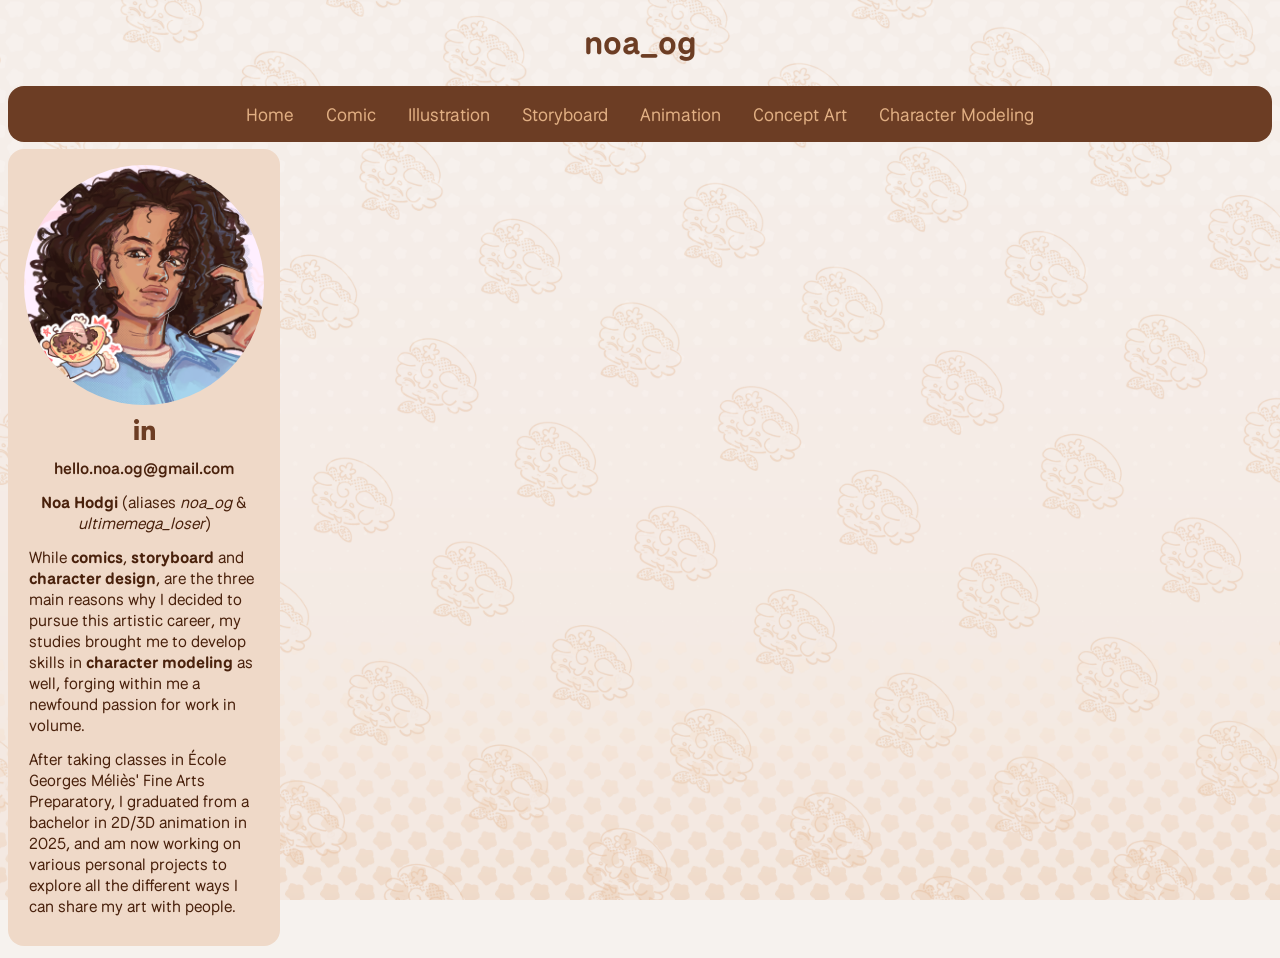
<file: index.html>
<!DOCTYPE html>
<html>
<head>
    <title>noa_og's portfolio</title>
    <link rel="icon" type="image/x-icon" href="images/favicon_l03.png">
    <link rel="preconnect" href="https://fonts.googleapis.com">
    <link rel="preconnect" href="https://fonts.gstatic.com" crossorigin>
    <link href="https://fonts.googleapis.com/css2?family=National+Park:wght@200..800&display=swap" rel="stylesheet">
    <link rel="stylesheet" href="https://cdnjs.cloudflare.com/ajax/libs/font-awesome/6.5.0/css/all.min.css">
    <link rel="stylesheet" href="style_lbdlight.css">
</head>
<body>

<!--Header-->
<header>
    <!--PC Header-->
    <div class="pc">
        <h1 style="text-align: center;">
            noa_og
        </h1>

        <!--Navbar-->
        <ul class="tab">
            <li>
                <a href="?page=home"
                onclick="navigate(event, 'home')">
                    Home
                </a>
            </li>
            <!--
            <li>
                <a href="?page=projects"
                onclick="navigate(event, 'projects')">
                    Projects
                </a>
            </li>
            -->
            <li>
                <a href="?page=comic"
                onclick="navigate(event, 'comic')">
                    Comic
                </a>
            </li>
            <li>
                <a href="?page=illustration"
                onclick="navigate(event, 'illustration')">
                    Illustration
                </a>
            </li>
            <li>
                <a href="?page=storyboard"
                onclick="navigate(event, 'storyboard')">
                    Storyboard
                </a>
            </li>
            <li>
                <a href="?page=animation"
                onclick="navigate(event, 'animation')">
                    Animation
                </a>
            </li>
            <li>
                <a href="?page=concept"
                onclick="navigate(event, 'concept')">
                    Concept Art
                </a>
            </li>
            <li>
                <a href="?page=modeling"
                onclick="navigate(event, 'modeling')">
                    Character Modeling
                </a>
            </li>
        </ul>
    </div>
    
    <!--Mobile Header-->
    <div class="mobile" id="mobile-nav">

        <!--Navbar-->
        <ul class="tab">
            <li>
                <img  src="images/l03_lbd.png">
            </li>
            <li>
                <h1>
                    noa_og
                    <br> <span>Noa Hodgi</span>
                </h1>
            </li>
            <li>
                <i class="collapse fa-solid fa-bars fa-2x"></i>
            </li>       
        </ul>
        <ul class="menu">
            <li>
                <a href="?page=home"
                onclick="navigate(event, 'home')">
                    Home
                </a>
            </li>
            <!--
            <li>
                <a href="?page=projects"
                onclick="navigate(event, 'projects')">
                    Projects
                </a>
            </li>
            -->
            <li>
                <a href="?page=comic"
                onclick="navigate(event, 'comic')">
                    Comic
                </a>
            </li>
            <li>
                <a href="?page=illustration"
                onclick="navigate(event, 'illustration')">
                    Illustration
                </a>
            </li>
            <li>
                <a href="?page=storyboard"
                onclick="navigate(event, 'storyboard')">
                    Storyboard
                </a>
            </li>
            <li>
                <a href="?page=animation"
                onclick="navigate(event, 'animation')">
                    Animation
                </a>
            </li>
            <li>
                <a href="?page=concept"
                onclick="navigate(event, 'concept')">
                    Concept Art
                </a>
            </li>
            <li>
                <a href="?page=modeling"
                onclick="navigate(event, 'modeling')">
                    Character Modeling
                </a>
            </li>
        </ul>

    </div>  

</header>


<div class="flex-container">
    <!--Sidebar-->
    <div class="side">
        <img  src="images/noa_og_portrait.png">
        <ul>
            <li>
                <a href="https://www.linkedin.com/in/noa-og/" target="_blank">
                    <i class="fa-brands fa-linkedin-in fa-xl"></i>
                </a>
            </li>
        </ul>
        <p style="text-align:center; font-weight:600; user-select: all;">
            hello.noa.og@gmail.com
        </p>
        <p style="text-align:center;">
            <b>Noa Hodgi</b> (aliases <i>noa_og</i> & <i>ultimemega_loser</i>)
        </p>
        <p class="desc">
            While <b>comics</b>, <b>storyboard</b> and <b>character design</b>, are the three main reasons why I decided to pursue this artistic career,
            my studies brought me to develop skills in <b>character modeling</b> as well, forging within me a newfound passion for work in
            volume.
        </p>
        <p class="desc">
            After taking classes in École Georges Méliès' Fine Arts Preparatory, I graduated from a bachelor in 2D/3D animation
            in 2025, and am now working on various personal projects to explore all the different ways I can share my art with people.
        </p>

    </div>

    <!--Main Content-->
    <div class="main" id="content">
     
    </div>

</div>

<footer class="pc">
    <p></p>
</footer>

<footer class="mobile">
    <p></p>
</footer>

<script src="script.js"></script>
        
</body>
</html>
</file>
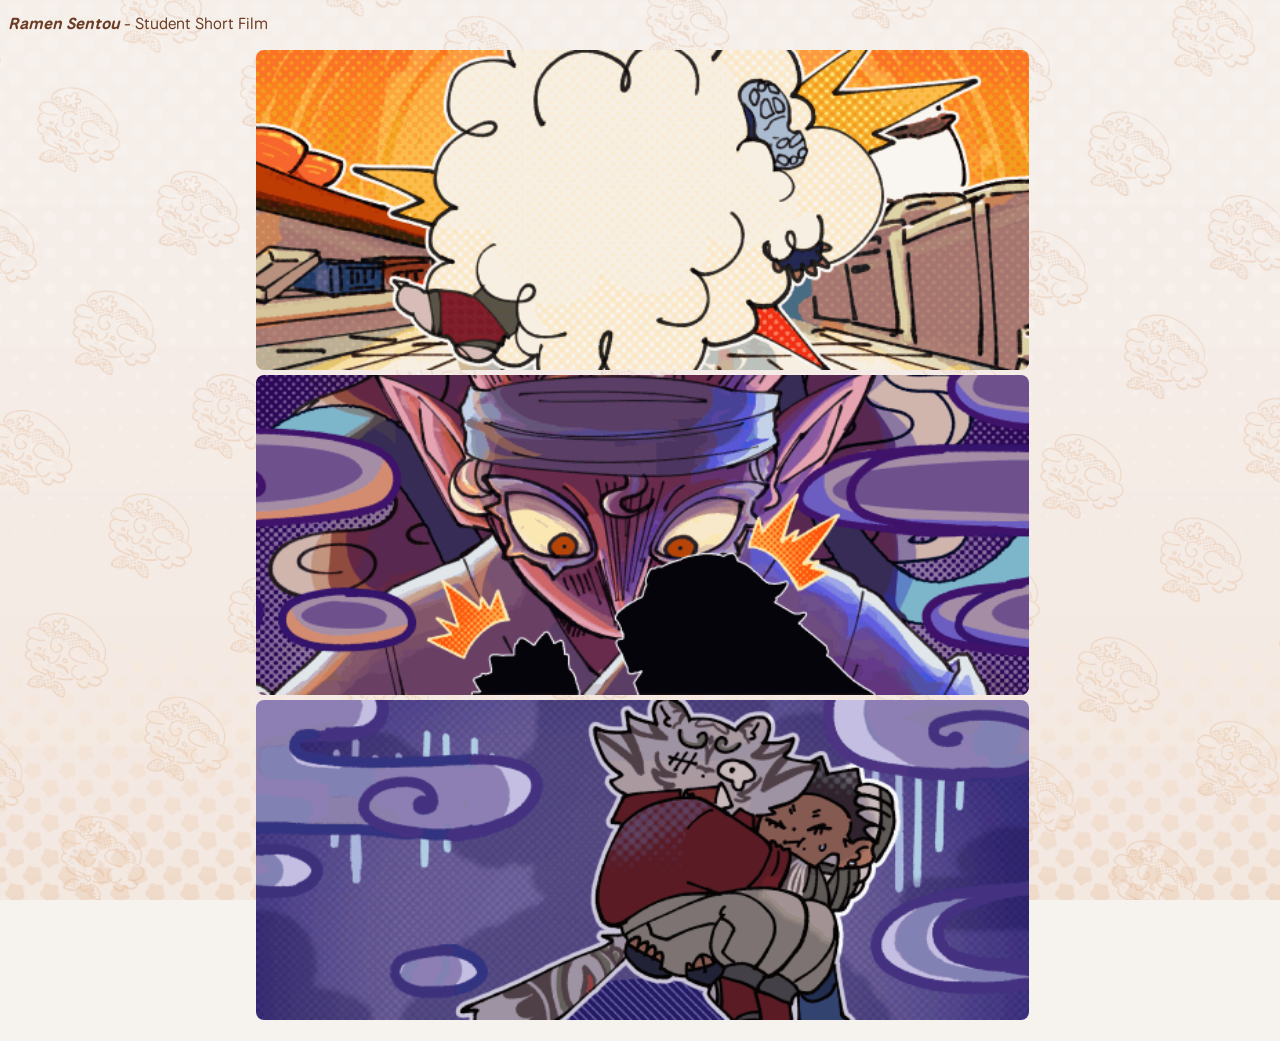
<file: animation.html>
<!DOCTYPE html>
<html>
<head>
    <link rel="preconnect" href="https://fonts.googleapis.com">
    <link rel="preconnect" href="https://fonts.gstatic.com" crossorigin>
    <link href="https://fonts.googleapis.com/css2?family=National+Park:wght@200..800&display=swap" rel="stylesheet">
    <link rel="stylesheet" href="https://cdnjs.cloudflare.com/ajax/libs/font-awesome/6.5.0/css/all.min.css">
    <link rel="stylesheet" href="style_lbdlight.css">
</head>
<body>
    <p><span style="font-style: italic; font-weight: 700;">Ramen Sentou</span>
    - Student Short Film</p>
    <ul class="gallery">
                <li>
                    <img  onclick="openModal('animModal', 'animSlides', 1)"
                    src="images/anim/FERS_Plan037-38_final.gif" />
                </li>
                <li>
                    <img  onclick="openModal('animModal', 'animSlides', 2)"
                    src="images/anim/FERS_Plan048_final.gif" />
                </li>
                <li>
                    <img  onclick="openModal('animModal', 'animSlides', 3)"
                    src="images/anim/FERS_Plan049_final.gif" />
                </li>
            </ul>

            <div id="animModal" class="modal">
                <span class="close cursor" onclick="closeModal(document.getElementById('animModal'))"><i class="fa-solid fa-xmark fa-2x"></i></span>
                <div class="modal-content">

                    <!--Slideshow-->
                    <div class="slideshow mySlides animSlides">
                        <img  
                        src="images/anim/FERS_Plan037-38_final.gif"/>
                    </div>
                    <div class="slideshow mySlides animSlides">
                        <img  
                        src="images/anim/FERS_Plan048_final.gif"/>
                    </div>
                    <div class="slideshow mySlides animSlides">
                        <img  
                        src="images/anim/FERS_Plan049_final.gif" />
                    </div>

                </div>
                <a class="prev" onclick="plusSlides('animSlides', -1)"><i class="fa-solid fa-angle-left fa-2x"></i></a>
                <a class="next" onclick="plusSlides('animSlides', 1)"><i class="fa-solid fa-angle-right fa-2x"></i></a>
            </div>
</body>
</file>
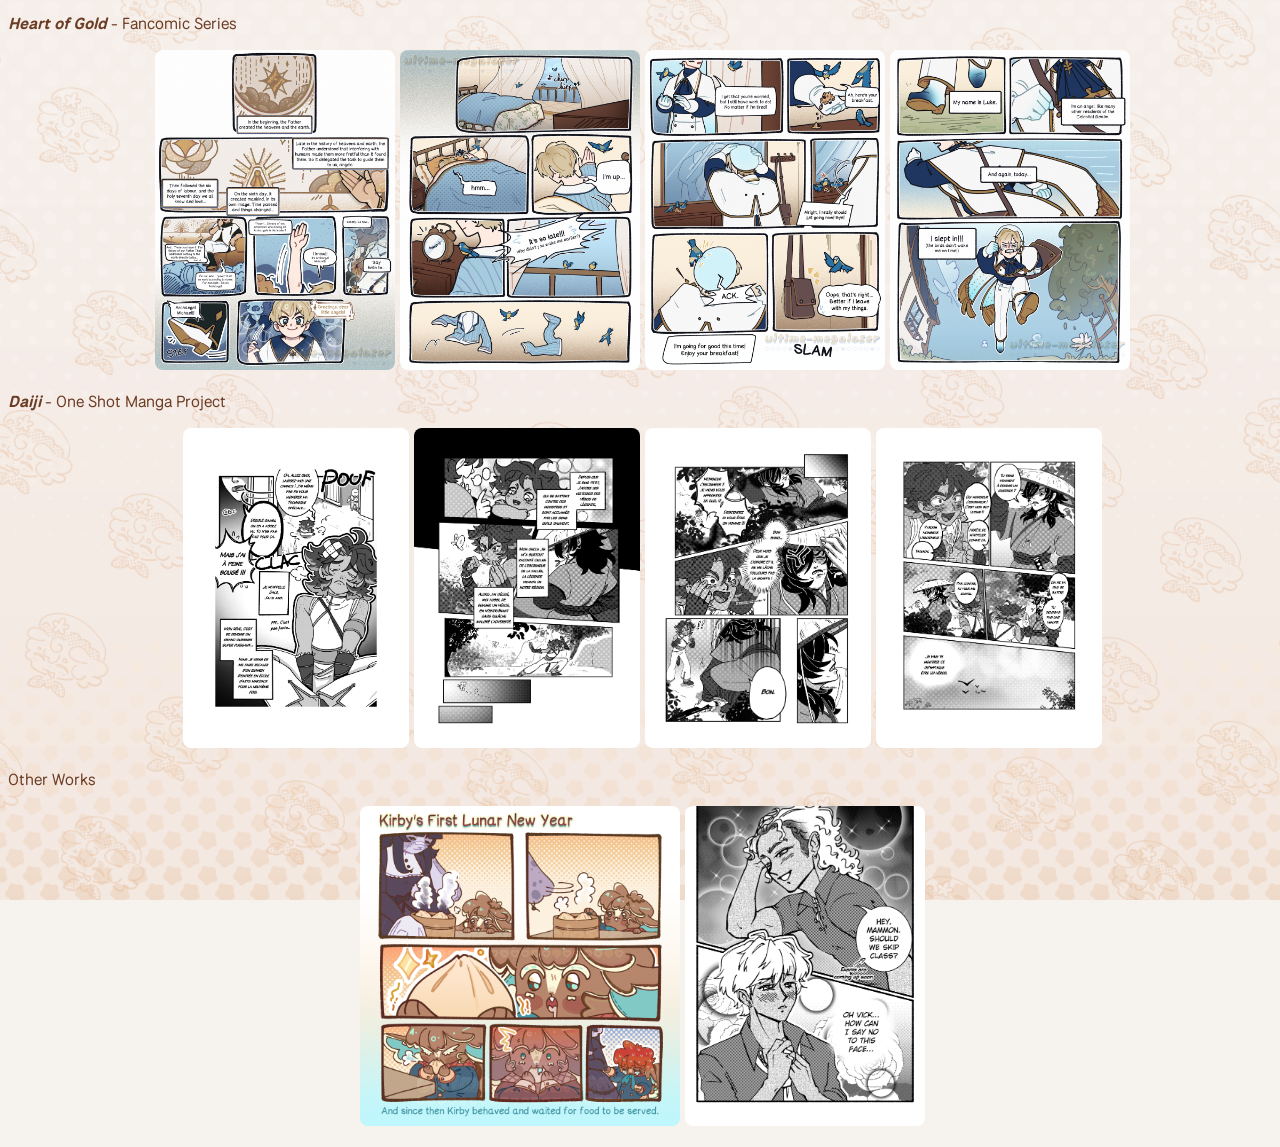
<file: comic.html>
<!DOCTYPE html>
<html>
<head>
    <link rel="preconnect" href="https://fonts.googleapis.com">
    <link rel="preconnect" href="https://fonts.gstatic.com" crossorigin>
    <link href="https://fonts.googleapis.com/css2?family=National+Park:wght@200..800&display=swap" rel="stylesheet">
    <link rel="stylesheet" href="https://cdnjs.cloudflare.com/ajax/libs/font-awesome/6.5.0/css/all.min.css">
    <link rel="stylesheet" href="style_lbdlight.css">
</head>
<body>
    
    <p><span style="font-style: italic; font-weight: 700;">Heart of Gold</span>
        - Fancomic Series</p>
    <ul class="gallery">
        <li>
            <img  onclick="openModal('comicModal', 'comicSlides', 1)"
            src="images/comic/coeurdor__00_eng.png"/>
        </li>
        <li>
            <img  onclick="openModal('comicModal', 'comicSlides', 2)"
            src="images/comic/coeurdor__01_eng.png"/>
        </li>
        <li>
            <img  onclick="openModal('comicModal', 'comicSlides', 3)"
            src="images/comic/coeurdor__02_eng.png"/>
        </li>
        <li>
            <img  onclick="openModal('comicModal', 'comicSlides', 4)"
            src="images/comic/coeurdor__03_eng.png"/>
        </li>
    </ul>
    
    <p><span style="font-style: italic; font-weight: 700;">Daiji</span>
        - One Shot Manga Project</p>
    <ul class="gallery">
        <li>
            <img  onclick="openModal('comicModal', 'comicSlides', 5)"
            src="images/comic/daiji_oneshot_001.png"/>
        </li>
        <li>
            <img  onclick="openModal('comicModal', 'comicSlides', 6)"
            src="images/comic/daiji_oneshot_002.png"/>
        </li>
        <li>
            <img  onclick="openModal('comicModal', 'comicSlides', 7)"
            src="images/comic/daiji_oneshot_003.png"/>
        </li>
        <li>
            <img  onclick="openModal('comicModal', 'comicSlides', 8)"
            src="images/comic/daiji_oneshot_004.png"/>
        </li>
    </ul>

    <p>Other Works</p>
    <ul class="gallery">
        <li>
            <img  onclick="openModal('comicModal', 'comicSlides', 9)"
            src="images/comic/kirbys_first_lunar_ny.png"/>
        </li>
        <li>
            <img  onclick="openModal('comicModal', 'comicSlides', 10)"
            src="images/comic/classskippers.png">
        </li>
    </ul>


            <div id="comicModal" class="modal">
                <a class="close cursor" onclick="closeModal(document.getElementById('comicModal'))"><i class="fa-solid fa-xmark fa-2x"></i></a>
                <div class="modal-content">

                    <!--Slideshow-->
                    <div class="slideshow mySlides comicSlides">
                        <img 
                        src="images/comic/coeurdor__00_eng.png"/>
                    </div>
                    <div class="slideshow mySlides comicSlides">
                        <img 
                        src="images/comic/coeurdor__01_eng.png"/>
                    </div>
                    <div class="slideshow mySlides comicSlides">
                        <img 
                        src="images/comic/coeurdor__02_eng.png"/>
                    </div>
                    <div class="slideshow mySlides comicSlides">
                        <img 
                        src="images/comic/coeurdor__03_eng.png"/>
                    </div>
                    <div class="slideshow mySlides comicSlides">
                        <img 
                        src="images/comic/daiji_oneshot_001.png"/>
                    </div>
                    <div class="slideshow mySlides comicSlides">
                        <img 
                        src="images/comic/daiji_oneshot_002.png"/>
                    </div>
                    <div class="slideshow mySlides comicSlides">
                        <img 
                        src="images/comic/daiji_oneshot_003.png"/>
                    </div>
                    <div class="slideshow mySlides comicSlides">
                        <img 
                        src="images/comic/daiji_oneshot_004.png"/>
                    </div>
                    <div class="slideshow mySlides comicSlides">
                        <img 
                        src="images/comic/kirbys_first_lunar_ny.png"/>
                    </div>
                    <div class="slideshow mySlides comicSlides">
                        <img 
                        src="images/comic/classskippers.png"/>
                    </div>


                </div>
                <a class="prev" onclick="plusSlides('comicSlides', -1)"><i class="fa-solid fa-angle-left fa-2x"></i></a>
                <a class="next" onclick="plusSlides('comicSlides', 1)"><i class="fa-solid fa-angle-right fa-2x"></i></a>
            </div>
</body>
</file>
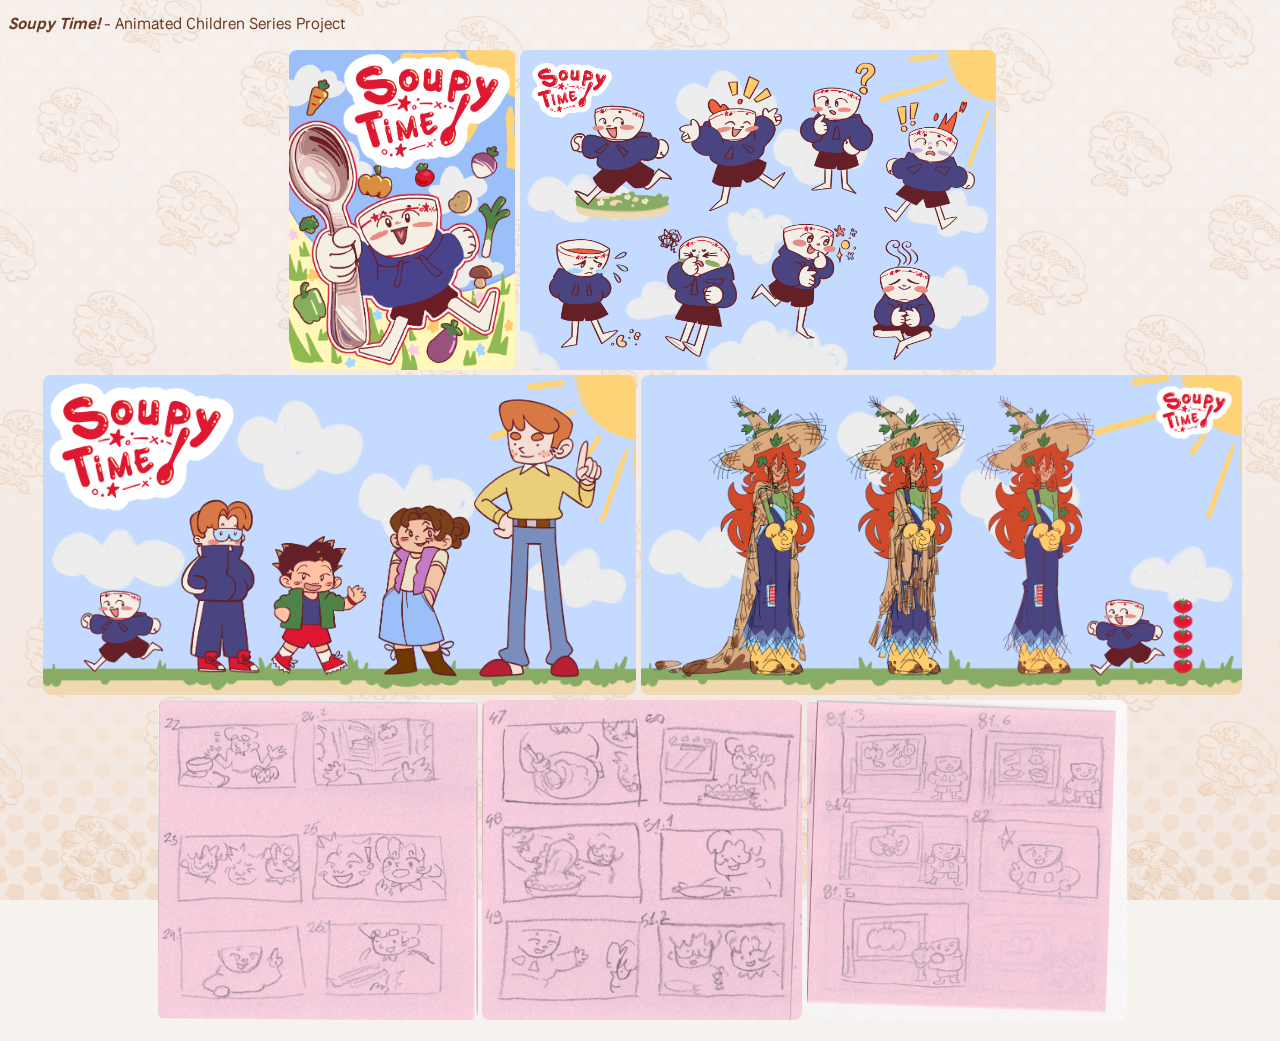
<file: projects.html>
<!DOCTYPE html>
<html>
<head>
    <link rel="preconnect" href="https://fonts.googleapis.com">
    <link rel="preconnect" href="https://fonts.gstatic.com" crossorigin>
    <link href="https://fonts.googleapis.com/css2?family=National+Park:wght@200..800&display=swap" rel="stylesheet">
    <link rel="stylesheet" href="https://cdnjs.cloudflare.com/ajax/libs/font-awesome/6.5.0/css/all.min.css">
    <link rel="stylesheet" href="style_lbdlight.css">
</head>
<body>
    <p><span style="font-style: italic; font-weight: 700;">Soupy Time!</span>
    - Animated Children Series Project</p>
    <ul class="gallery">
                <li>
                    <img  onclick="openModal('projectsModal', 'projectsSlides', 1)"
                    src="images/illust/soupy time concept poster_v2.png"/>
                </li>
                <li>
                    <img  onclick="openModal('conceptModal', 'conceptSlides', 2)"
                    src="images/concept/soupy_expressions.png" />
                </li>
                <li>
                    <img  onclick="openModal('projectsModal', 'projectsSlides', 3)"
                    src="images/concept/lineup-pilote.png"/>
                </li>
                <li>
                    <img  onclick="openModal('projectsModal', 'projectsSlides', 4)"
                    src="images/concept/sorciere_solana.png"/>
                </li>
                <li>
                    <img  onclick="openModal('projectsModal', 'projectsSlides', 5)"
                    src="images/story/Scan2025-05-29_124309_000_1.png"/>
                </li>
                <li>
                    <img  onclick="openModal('projectsModal', 'projectsSlides', 6)"
                    src="images/story/Scan2025-05-29_124309_000_2.png"/>
                </li>
                <li>
                    <img  onclick="openModal('projectsModal', 'projectsSlides', 7)"
                    src="images/story/Scan2025-05-29_124309_003.png"/>
                </li>
            </ul>

            <div id="projectsModal" class="modal">
                <a class="close cursor" onclick="closeModal(document.getElementById('projectsModal'))"><i class="fa-solid fa-xmark fa-2x"></i></a>
                <div class="modal-content">

                    <!--Slideshow-->
                    <div class="slideshow mySlides projectsSlides">
                        <img 
                        src="images/illust/soupy time concept poster_v2.png"/>
                    </div>
                    <div class="slideshow mySlides projectsSlides">
                        <img 
                        src="images/concept/soupy_expressions.png"/>
                    </div>
                    <div class="slideshow mySlides projectsSlides">
                        <img 
                        src="images/concept/lineup-pilote.png" />

                    </div>
                    <div class="slideshow mySlides projectsSlides">
                        <img 
                        src="images/story/Scan2025-05-29_124309_000_1.png" />
                    </div>
                    <div class="slideshow mySlides projectsSlides">
                        <img 
                        src="images/story/Scan2025-05-29_124309_000_2.png" />
                    </div>
                    <div class="slideshow mySlides projectsSlides">
                        <img 
                        src="images/story/Scan2025-05-29_124309_003.png" />
                    </div>                 
                

                </div>
                <a class="prev" onclick="plusSlides('projectsSlides', -1)"><i class="fa-solid fa-angle-left fa-2x"></i></a>
                <a class="next" onclick="plusSlides('projectsSlides', 1)"><i class="fa-solid fa-angle-right fa-2x"></i></a>
            </div>
</body>
</file>
<file: style_lbdlight.css>
/*Little Boy Dog Stylesheet*/
.cursor {
  cursor: pointer;
}

body { 
    font-family: "National Park";
    background-image: url("images/lbd_bglight.png") ;
    background-color: #f6f2ee;
    background-size: cover;
    background-position: center;
    background-attachment: fixed;
    color:#6c3d24;
}

/*Font*/
.national-park-<uniquifier> {
  font-family: "National Park", sans-serif;
  font-optical-sizing: auto;
  font-weight: <weight>;
  font-style: normal;
}

/*Header*/
header {
    position: sticky;
    top : 0;
    z-index: 5;
    background: inherit;
    height : 8rem;
    width:100%;
}
.mobile {
    display:none;
    position: relative;
}

/*Navbar*/
.tab {
    border-radius: 1rem; 
    background-color : #6c3d24;
    width: 100%;
    list-style: none;
    padding: 0;
    margin:0;
    display: flex;
    align-items: center;
    justify-content: center;
    color:#e1af83;
}
.tab li {
    margin:1rem;
    text-align: center;
    font-size: large;
}
.tab li img {
    height:auto;
    width:5rem;
}
.tab li a {
    display: block;
    color: #e1af83;
    text-decoration: none;
}
.tab li a:hover {
    color:#f6f2ee;
}

.collapse:hover {
    cursor:pointer;
    color:#f6f2ee;
}
.collapse.active {
    color:#f6f2ee;
}
.collapse.active:hover {
    color:#e1af83;
}

/*Mobile Menu*/
.menu {
    position:absolute;
    z-index: 10;
    border-radius: 1rem; 
    background-color : #6c3d24f1;
    width: 100%;
    max-height:0;
    overflow:hidden;
    padding:0;
    margin:0;
    transition: max-height 0.4s ease, opacity 0.3s ease;
    opacity: 0;
    font-size:3rem;
    font-weight: 500;
}
.menu li a {
    color: #e1af83;
    margin: 2rem;
}
.menu.open {
    max-height: 100vh;
    opacity:1;
}

/*Link Interaction*/
ul li a:hover {
    cursor:pointer;
    color:#f6f2ee;
}
ul li a.active {
    color:#f6f2ee;
}
ul li a.active:hover {
    color:#e1af83;
}

/*Text Style*/
ul{
    list-style: none;
}
ul li a {
    user-select: none;
    display: block;
    text-align: center;
    color: #6c3d24;
    text-decoration: none;
}
p {
    margin-top: 0.8rem;
    margin-bottom: 0.8rem;
}
.desc {
    margin-left:0.3rem;
    margin-right:0.3rem;
}

div.flex-container { 
    display: flex;
    flex-direction:row;
}

/*Sidebar*/
.side {
    flex: 20%;
    position : sticky;
    top : 8rem; 
    padding: 1rem;
    margin-right:1rem;
    border-radius: 1rem;
    background-color: #efd9c8;
    color:#49210c;
    height:100%;
}
.side img {
    border-radius: 50%;
    width:15rem;
    height:auto;
    display:block; 
    margin: auto;
}
.side ul {
    list-style: none;
    padding: 0;
    display: flex;
    justify-content: center;
}

/*Main*/
.main {
    flex: 80%;
    margin:0;
    color:#49210c;
    min-width: 0;
    padding-top:2rem;
    padding-left:1rem;
    padding-right:1rem;
    padding-bottom:1rem;
    scroll-margin-top: 11rem;
    opacity: 1;
    transition: opacity 0.3s ease;
}

.main.fade-out {
    opacity: 0;
}


img, video {
  user-select: none;
  -webkit-user-drag: none;
}
.showreel {
    display: block;
    margin:auto;
    width:72vw;
    height:auto;
    border-radius:0.5rem;
}

/*Carousel*/
.carousel-wrapper {
    width : 100%;
    overflow:hidden;
}

.carousel-track {
    display: flex;  
    animation: scroll 50s linear infinite;
    width:max-content;

}
ul.carousel {
    display:flex;
    width:max-content;
    flex-shrink:0;
    padding:0;
    margin:0;
}
ul.carousel li {
    flex: 0 0 auto;
    margin-right: 0.3rem;
}
ul.carousel li img {
    width:auto;
    height:22rem;
    border-radius:0.3rem;
}
.carousel:hover {
  animation-play-state: paused;
}


/*Gallery*/
.gallery {
    padding:0;
    display: flex;
    flex-wrap:wrap;
    justify-content:center;
    align-items:center;
}
ul.gallery li {
    margin-left:0.3rem;
}
ul.gallery img:hover,
ul.gallery video:hover,
ul.carousel li img:hover {
    cursor:pointer;
    transform:scale(1.02);
    transition: transform 0.25s; 
}
 ul.gallery li img,
 ul.gallery li video {
    width:auto;
    height:20rem;
    border-radius:0.5rem;
}

/*Slideshow*/
.modal {
    display: none;
    position: fixed;
    z-index: 10;
    background-color:#f6f2eee8;
    left: 0;
    top: 0;
    width: 100%;
    height: 100%;
    justify-content: center;
    align-items: center;
    overflow: auto;
    opacity:0;
    transition: opacity 0.3s ease;
}
.modal.show {
  opacity: 1;
}
.modal-content {
    position: relative;
    width: 90%;
    margin: auto;
    display: flex;
    align-items: center;
    justify-content: center;
}
.slideshow img,
.slideshow video {
    max-width:100%;
    max-height:98svh;
    width:auto;
    height: auto;
    border-radius:0.5rem;
    margin:auto;
}
.mySlides {
  position: absolute;
  opacity: 0;
  transition: opacity 0.2s ease;
  display: flex;
  align-items: center;
  justify-content: center;
  pointer-events: none;
}
.mySlides.active {
  opacity: 1;
  z-index: 1;
  pointer-events: auto;
}

/*Slideshow Commands*/
.close {
  color:#e1af83;
  position: absolute;
  z-index:3;
  top: 10px;
  right: 25px;
}
.close:hover,
.close:focus {
  color:#e76e3e;
  text-decoration: none;
  cursor: pointer;
}
.prev,
.next {
  cursor: pointer;
  position: absolute;
  z-index:3;
  top: 50%;
  width: auto;
  margin-top: -50px;
  color:#e1af83;
  transition: 0.6s ease;
  user-select: none;
  -webkit-user-select: none;
}
.prev {
    left:1%;
 }
.next {
  right:1%;
}

/*Footer*/
footer {
    position : sticky;
    bottom : 0;
    z-index : 5;
    background: inherit;
    text-align: center;
}
footer.mobile {
    font-size:x-large;
    position : sticky;
    bottom : 0;
     z-index : 5;
    background: inherit;
    text-align: center;
}

/*Animations*/
@keyframes fadeEffect {
  from {opacity: 0;}
  to {opacity: 1;}
}
@keyframes scroll {
  from {
    transform: translateX(0);
  }
  to {
    transform: translateX(-50%);
  }
}

/*Mobile Display*/
@media screen and (max-width: 1000px) {
    .flex-container {
        font-size: xx-large;
    }
    h1{
        line-height:0.6;
    }
    span {
        font-size: x-large;
        font-weight: 400;
    }
    .tab {
        border-radius: 1rem; 
        background-color : #6c3d24;
        width: 100%;
        list-style: none;
        padding: 0;
        margin:0;
        display: flex;
        justify-content: space-between;
        color:#e1af83;
    }
    .tab li{
        font-size: xx-large;
        margin-left:2rem;
        margin-right:2rem;
        margin-top:0;
        margin-bottom: 0;
    }
    
    /*Sidebar*/
    .side {
        display : none;
    }

    /*Showreel*/
    .showreel {
        width:100%;
        height:auto;
    }
    .desc {
        margin-top : 1rem;
        margin-bottom: 2rem;
    }

    /*Gallery*/
    ul.gallery li img,
    ul.gallery li video {
        width: 100%;
        height:auto;
        border-radius : 0.5rem;
    }

    .slideshow img,
    .slideshow video {
    max-width:100%;
    max-height:none;
    width:auto;
    height: auto;
    border-radius:0.5rem;
    margin:auto;
    }

    /*Slideshow Commands*/
    .close {
        top:35px;
        right:50px;
        scale: 1.5;  
    }
    .prev, .next {
        display:none;
    }

    /*Display*/
    .pc {
        display:none;
    }
    .mobile{
        display:block;
    }

}
</file>
